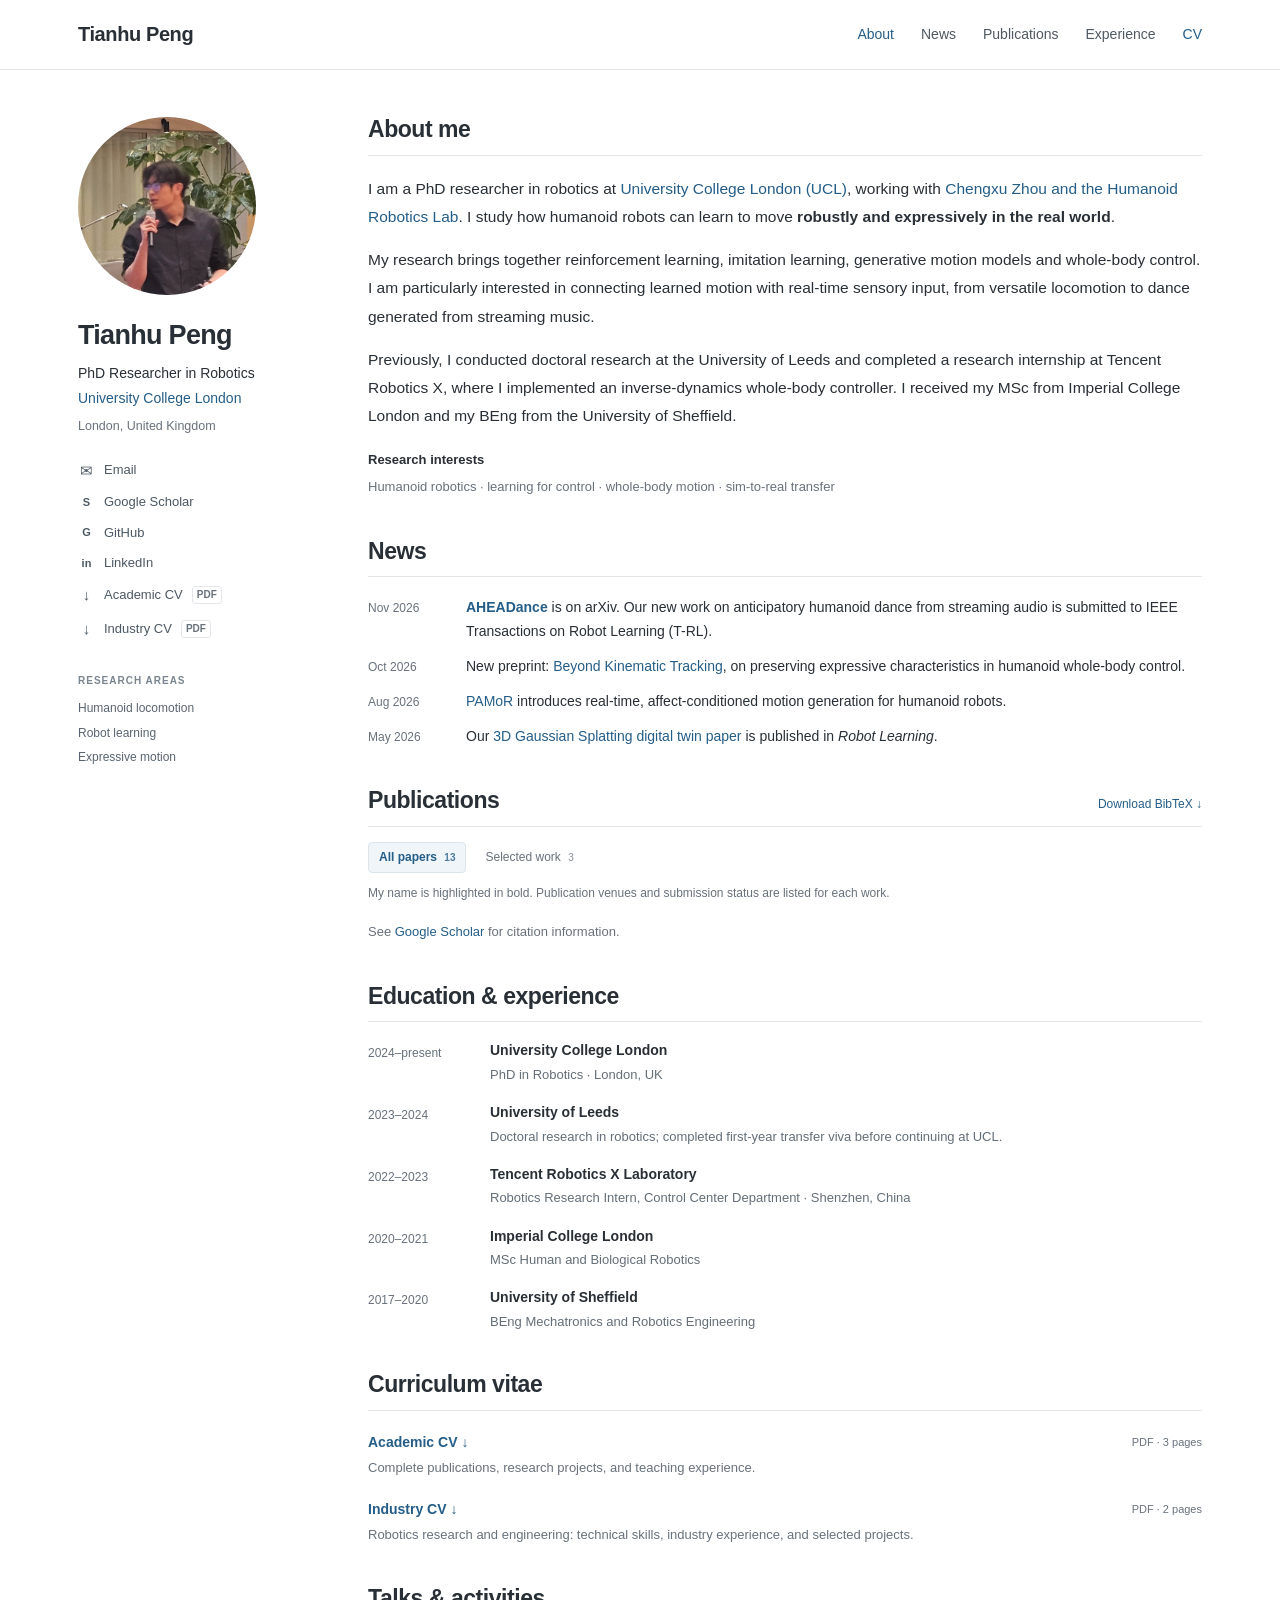
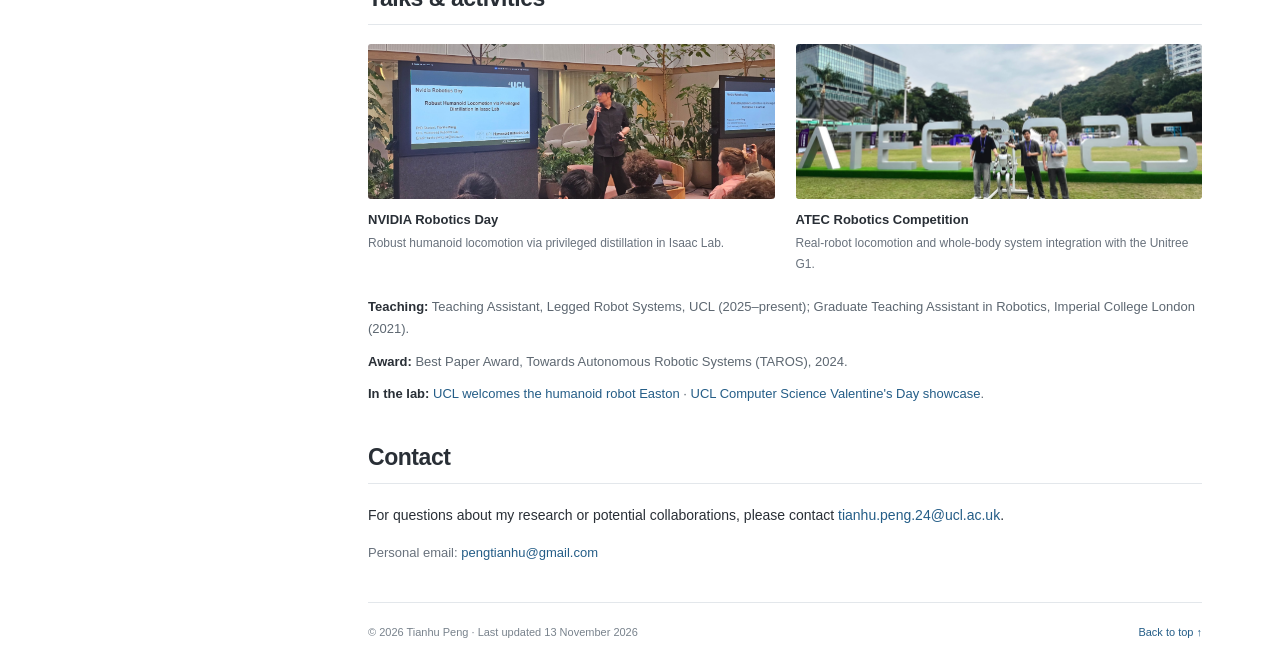
<file: index.template.html>
<!doctype html>
<html lang="en">
<head>
  <meta charset="utf-8">
  <meta name="viewport" content="width=device-width, initial-scale=1">
  <title>Tianhu Peng | Robotics Researcher at UCL</title>
  <meta name="description" content="Tianhu Peng is a PhD researcher in robotics at University College London, working on humanoid locomotion, robot learning and expressive whole-body motion. Publications, projects and CV.">
  <meta name="theme-color" content="#ffffff">
  <link rel="canonical" href="https://ramseypengtianhu.github.io/Tianhu-Personal-Page/">
  <meta property="og:type" content="profile">
  <meta property="og:title" content="Tianhu Peng | Robotics Researcher at UCL">
  <meta property="og:description" content="Humanoid locomotion, robot learning, and expressive whole-body motion. Explore AHEADance and my latest research.">
  <meta property="og:url" content="https://ramseypengtianhu.github.io/Tianhu-Personal-Page/">
  <meta property="og:image" content="https://ramseypengtianhu.github.io/Tianhu-Personal-Page/aheadance.jpg">
  <link rel="stylesheet" href="styles.css?v=20261111-video">
  <script src="script.js?v=20261111-video" defer></script>
  <script type="application/ld+json">
  {"@context":"https://schema.org","@type":"Person","name":"Tianhu Peng","url":"https://ramseypengtianhu.github.io/Tianhu-Personal-Page/","jobTitle":"PhD Researcher in Robotics","affiliation":{"@type":"CollegeOrUniversity","name":"University College London"},"email":"tianhu.peng.24@ucl.ac.uk","sameAs":["https://scholar.google.com/citations?user=FmHYJhgAAAAJ","https://github.com/RamseyPengTianhu","https://www.linkedin.com/in/tianhu-peng-278732239/"]}
  </script>
</head>
<body>
  <a class="skip-link" href="#main">Skip to content</a>
  <header class="site-header">
    <nav class="navigation" aria-label="Main navigation">
      <a class="site-name" href="#about">Tianhu Peng</a>
      <div class="nav-links">
        <a href="#about">About</a>
        <a href="#news">News</a>
        <a href="#publications">Publications</a>
        <a href="#experience">Experience</a>
        <a class="nav-cv" href="#cv">CV</a>
      </div>
    </nav>
  </header>

  <div class="page-layout">
    <aside class="profile" aria-label="Researcher profile">
      <div class="portrait"><img src="nvidia_speech.jpg" alt="Tianhu Peng presenting humanoid locomotion research at NVIDIA Robotics Day" width="2740" height="1280"></div>
      <h1>Tianhu Peng</h1>
      <p class="profile-role">PhD Researcher in Robotics</p>
      <p class="profile-affiliation"><a href="https://www.ucl.ac.uk/">University College London</a></p>
      <p class="profile-location">London, United Kingdom</p>
      <div class="profile-links">
        <a href="mailto:tianhu.peng.24@ucl.ac.uk"><span aria-hidden="true">✉</span> Email</a>
        <a href="https://scholar.google.com/citations?user=FmHYJhgAAAAJ"><span class="link-initial" aria-hidden="true">S</span> Google Scholar</a>
        <a href="https://github.com/RamseyPengTianhu"><span class="link-initial" aria-hidden="true">G</span> GitHub</a>
        <a href="https://www.linkedin.com/in/tianhu-peng-278732239/"><span class="link-initial" aria-hidden="true">in</span> LinkedIn</a>
        <a href="files/Tianhu_Peng_CV.pdf"><span aria-hidden="true">↓</span> Academic CV <span class="file-label">PDF</span></a>
        <a href="files/Tianhu_Peng_CV_Industry.pdf"><span aria-hidden="true">↓</span> Industry CV <span class="file-label">PDF</span></a>
      </div>
      <div class="profile-research"><p>RESEARCH AREAS</p><span>Humanoid locomotion</span><span>Robot learning</span><span>Expressive motion</span></div>
    </aside>

    <main id="main">
      <section id="about" class="about section">
        <h2>About me</h2>
        <p>I am a PhD researcher in robotics at <a href="https://www.ucl.ac.uk/">University College London (UCL)</a>, working with <a href="https://ucl-humanoid.github.io/">Chengxu Zhou and the Humanoid Robotics Lab</a>. I study how humanoid robots can learn to move <strong>robustly and expressively in the real world</strong>.</p>
        <p>My research brings together reinforcement learning, imitation learning, generative motion models and whole-body control. I am particularly interested in connecting learned motion with real-time sensory input, from versatile locomotion to dance generated from streaming music.</p>
        <p>Previously, I conducted doctoral research at the University of Leeds and completed a research internship at Tencent Robotics X, where I implemented an inverse-dynamics whole-body controller. I received my MSc from Imperial College London and my BEng from the University of Sheffield.</p>
        <p class="research-line"><span>Research interests</span> Humanoid robotics · learning for control · whole-body motion · sim-to-real transfer</p>
      </section>

      <section id="news" class="section news-section">
        <h2>News</h2>
        <ul class="news-list">
          <li><time datetime="2026-11-09">Nov 2026</time><p><a href="https://ihcr.github.io/AHEADance/"><strong>AHEADance</strong></a> is on arXiv. Our new work on anticipatory humanoid dance from streaming audio is submitted to IEEE Transactions on Robot Learning (T-RL).</p></li>
          <li><time datetime="2026-10-14">Oct 2026</time><p>New preprint: <a href="https://arxiv.org/abs/2610.19393">Beyond Kinematic Tracking</a>, on preserving expressive characteristics in humanoid whole-body control.</p></li>
          <li><time datetime="2026-08-28">Aug 2026</time><p><a href="https://arxiv.org/abs/2608.28213">PAMoR</a> introduces real-time, affect-conditioned motion generation for humanoid robots.</p></li>
          <li><time datetime="2026-05-13">May 2026</time><p>Our <a href="https://doi.org/10.55092/rl20260013">3D Gaussian Splatting digital twin paper</a> is published in <em>Robot Learning</em>.</p></li>
        </ul>
      </section>

      <section id="publications" class="section publications-section">
        <div class="section-heading"><h2>Publications</h2><a class="quiet-link" href="publications.bib" download>Download BibTeX <span aria-hidden="true">↓</span></a></div>
        <div class="publication-tools" hidden role="group" aria-label="Filter publications">
          <button type="button" data-view="all" aria-pressed="true">All papers <span>13</span></button>
          <button type="button" data-view="selected" aria-pressed="false">Selected work <span>3</span></button>
        </div>
        <p class="publication-note">My name is highlighted in bold. Publication venues and submission status are listed for each work.</p>
        <div id="publication-list">
          <!-- PUBLICATIONS -->
        </div>
        <p class="scholar-note">See <a href="https://scholar.google.com/citations?user=FmHYJhgAAAAJ">Google Scholar</a> for citation information.</p>
        <span id="copy-status" class="sr-only" aria-live="polite"></span>
      </section>

      <section id="experience" class="section">
        <h2>Education &amp; experience</h2>
        <div class="experience-list">
          <div class="experience-item"><time>2024–present</time><div><h3>University College London</h3><p>PhD in Robotics · London, UK</p></div></div>
          <div class="experience-item"><time>2023–2024</time><div><h3>University of Leeds</h3><p>Doctoral research in robotics; completed first-year transfer viva before continuing at UCL.</p></div></div>
          <div class="experience-item"><time>2022–2023</time><div><h3>Tencent Robotics X Laboratory</h3><p>Robotics Research Intern, Control Center Department · Shenzhen, China</p></div></div>
          <div class="experience-item"><time>2020–2021</time><div><h3>Imperial College London</h3><p>MSc Human and Biological Robotics</p></div></div>
          <div class="experience-item"><time>2017–2020</time><div><h3>University of Sheffield</h3><p>BEng Mechatronics and Robotics Engineering</p></div></div>
        </div>
      </section>

      <section id="cv" class="section">
        <h2>Curriculum vitae</h2>
        <ul class="cv-downloads">
          <li><a href="files/Tianhu_Peng_CV.pdf">Academic CV <span aria-hidden="true">↓</span></a><span>PDF · 3 pages</span><p>Complete publications, research projects, and teaching experience.</p></li>
          <li><a href="files/Tianhu_Peng_CV_Industry.pdf">Industry CV <span aria-hidden="true">↓</span></a><span>PDF · 2 pages</span><p>Robotics research and engineering: technical skills, industry experience, and selected projects.</p></li>
        </ul>
      </section>

      <section id="talks" class="section talks-section">
        <h2>Talks &amp; activities</h2>
        <div class="activity-grid">
          <figure><a href="nvidia_speech.jpg" aria-label="View photo of the NVIDIA Robotics Day presentation"><img src="nvidia_speech.jpg" alt="Tianhu Peng giving a talk on robust humanoid locomotion and distillation in Isaac Lab" width="2740" height="1280" loading="lazy"></a><figcaption><strong>NVIDIA Robotics Day</strong><span>Robust humanoid locomotion via privileged distillation in Isaac Lab.</span></figcaption></figure>
          <figure><a href="atec_competition.jpg" aria-label="View photo from the ATEC robotics competition"><img src="atec_competition.jpg" alt="Humanoid robot deployment at the ATEC robotics competition" width="1600" height="1000" loading="lazy"></a><figcaption><strong>ATEC Robotics Competition</strong><span>Real-robot locomotion and whole-body system integration with the Unitree G1.</span></figcaption></figure>
        </div>
        <ul class="service-list"><li><strong>Teaching:</strong> Teaching Assistant, Legged Robot Systems, UCL (2025–present); Graduate Teaching Assistant in Robotics, Imperial College London (2021).</li><li><strong>Award:</strong> Best Paper Award, Towards Autonomous Robotic Systems (TAROS), 2024.</li><li><strong>In the lab:</strong> <a href="https://www.ucl.ac.uk/engineering/news/ucl-welcomes-humanoid-robot-advance-embodied-ai-research">UCL welcomes the humanoid robot Easton</a> · <a href="https://www.linkedin.com/posts/ucl-computer-science_happy-valentines-day-from-ucl-computer-science-ugcPost-7428005667665358848-Vekz">UCL Computer Science Valentine's Day showcase</a>.</li></ul>
      </section>

      <section id="contact" class="section contact-section">
        <h2>Contact</h2>
        <p>For questions about my research or potential collaborations, please contact <a href="mailto:tianhu.peng.24@ucl.ac.uk">tianhu.peng.24@ucl.ac.uk</a>.</p>
        <p class="secondary-contact">Personal email: <a href="mailto:pengtianhu@gmail.com">pengtianhu@gmail.com</a></p>
      </section>
      <footer class="site-footer"><p>© 2026 Tianhu Peng · Last updated 13 November 2026</p><a href="#about">Back to top ↑</a></footer>
    </main>
  </div>
  <dialog id="video-dialog" class="video-dialog" aria-labelledby="video-dialog-title">
    <div class="video-dialog-header">
      <h2 id="video-dialog-title">Research video</h2>
      <button class="video-close" type="button" aria-label="Close video" autofocus>×</button>
    </div>
    <div id="video-player" class="video-player"></div>
    <p class="video-dialog-footer"><a id="video-youtube-link" href="https://www.youtube.com/" target="_blank" rel="noopener noreferrer">Watch on YouTube <span aria-hidden="true">↗</span></a></p>
  </dialog>
</body>
</html>
</file>
<file: styles.css>
:root {
  color-scheme: light;
  --ink: #292f36;
  --muted: #68717c;
  --link: #245d87;
  --line: #e3e7eb;
  --soft: #f6f8fa;
  --width: 1140px;
  font-family: -apple-system, BlinkMacSystemFont, "Segoe UI", Helvetica, Arial, sans-serif;
  font-synthesis: none;
  text-rendering: optimizeLegibility;
  -webkit-font-smoothing: antialiased;
}
* { box-sizing: border-box; }
html { scroll-padding-top: 94px; scroll-behavior: smooth; }
body { margin: 0; background: #fff; color: var(--ink); font-size: 15.5px; line-height: 1.72; }
a { color: var(--link); text-decoration: none; text-underline-offset: 3px; }
a:hover { text-decoration: underline; }
a:focus-visible, button:focus-visible, summary:focus-visible { outline: 2px solid var(--link); outline-offset: 4px; border-radius: 2px; }
button, summary { -webkit-tap-highlight-color: transparent; }
button { font: inherit; cursor: pointer; }
[hidden] { display: none !important; }
img { max-width: 100%; display: block; }
p { margin: 0 0 15px; }
h1, h2, h3, h4 { line-height: 1.38; }
h2 { margin: 0 0 19px; padding-bottom: 9px; border-bottom: 1px solid var(--line); font-size: 23px; font-weight: 650; letter-spacing: -.45px; }
.skip-link { position: fixed; top: -100px; left: 16px; z-index: 20; padding: 8px 14px; background: white; border: 1px solid var(--link); }
.skip-link:focus { top: 10px; }
.site-header { position: sticky; top: 0; z-index: 10; border-bottom: 1px solid var(--line); background: #fff; }
.navigation { max-width: var(--width); min-height: 69px; padding: 0 8px; margin: auto; display: flex; align-items: center; justify-content: space-between; gap: 28px; }
.site-name { color: var(--ink); font-size: 20px; font-weight: 650; letter-spacing: -.4px; white-space: nowrap; }
.nav-links { display: flex; gap: 27px; align-items: center; }
.nav-links a { font-size: 14px; color: #4f5963; }
.nav-links a:hover, .nav-links a[aria-current="location"] { color: var(--link); }
.nav-links .nav-cv { color: var(--link); }
.page-layout { max-width: var(--width); margin: 44px auto 0; padding: 0 8px; display: grid; grid-template-columns: 225px minmax(0, 1fr); gap: 65px; align-items: start; }
.profile { position: sticky; top: 108px; padding-top: 3px; }
.portrait { width: 178px; height: 178px; margin-bottom: 22px; border-radius: 50%; overflow: hidden; background: var(--soft); }
.portrait img { width: 100%; height: 100%; object-fit: cover; object-position: 63% 33%; transform: scale(2.65); transform-origin: 54% 33%; }
.profile h1 { font-size: 27px; letter-spacing: -.7px; font-weight: 700; margin: 0 0 8px; }
.profile-role { font-size: 14px; line-height: 1.6; margin-bottom: 2px; }
.profile-affiliation { font-size: 14px; line-height: 1.6; margin: 0 0 7px; }
.profile-location { font-size: 12.5px; color: var(--muted); margin-bottom: 20px; }
.profile-links { display: grid; gap: 8px; font-size: 13px; }
.profile-links a { display: flex; gap: 9px; align-items: center; color: #4c5864; width: fit-content; }
.profile-links a:hover { color: var(--link); }
.profile-links a > span:first-child { width: 17px; text-align: center; font-size: 15px; }
.profile-links .link-initial { font-size: 11px !important; font-weight: 700; }
.file-label { font-size: 10px; font-weight: 600; color: var(--muted); border: 1px solid var(--line); border-radius: 3px; padding: 0 4px; line-height: 1.6; }
.profile-research { display: grid; gap: 4px; margin-top: 30px; color: #596471; font-size: 12px; }
.profile-research p { font-size: 10px; font-weight: 650; letter-spacing: 1px; color: #7a8590; margin: 0 0 5px; }
main { min-width: 0; }
.section { margin-bottom: 37px; }
.about p { line-height: 1.82; }
.about strong { font-weight: 600; }
.research-line { color: var(--muted); font-size: 13px; padding-top: 3px; }
.research-line span { color: var(--ink); display: block; font-size: 13px; font-weight: 600; margin-bottom: 3px; }
.news-list { list-style: none; margin: 0; padding: 0; display: grid; gap: 11px; }
.news-list li { display: grid; grid-template-columns: 82px 1fr; column-gap: 16px; }
.news-list time { font-size: 12px; color: var(--muted); padding-top: 2px; font-variant-numeric: tabular-nums; white-space: nowrap; }
.news-list p { font-size: 14px; line-height: 1.7; margin: 0; }
.section-heading { display: flex; justify-content: space-between; align-items: baseline; gap: 16px; border-bottom: 1px solid var(--line); margin-bottom: 15px; }
.section-heading h2 { margin-bottom: 0; border: 0; }
.quiet-link { font-size: 12px; white-space: nowrap; }
.publication-tools { display: flex; gap: 8px; margin-bottom: 10px; }
.publication-tools button { padding: 4px 10px; border: 1px solid transparent; border-radius: 4px; background: transparent; font-size: 12px; color: var(--muted); }
.publication-tools button[aria-pressed="true"] { color: var(--link); border-color: #dce5ec; background: #f0f5f9; font-weight: 600; }
.publication-tools button:hover { color: var(--link); }
.publication-tools button span { margin-left: 4px; font-size: 10px; opacity: .8; }
.publication-note { font-size: 12px; color: var(--muted); margin-bottom: 18px; }
.publication-year > h3 { margin: 24px 0 1px; font-size: 16px; font-weight: 600; color: #7d8791; letter-spacing: .2px; }
.publication { position: relative; border-bottom: 1px solid #edf0f2; padding: 19px 0; }
.publication h4 { font-size: 15px; font-weight: 650; margin: 0 0 5px; letter-spacing: -.1px; }
.publication h4 a { color: var(--link); }
.publication-authors { color: #515b65; font-size: 12.5px; line-height: 1.8; margin: 0 0 3px; }
.publication-authors strong { font-weight: 650; color: var(--ink); }
.publication-venue { font-size: 12.5px; font-style: italic; color: #626d78; line-height: 1.7; margin-bottom: 6px; }
.publication-summary { font-size: 12.5px; line-height: 1.75; margin-bottom: 9px; color: #5e6872; }
.publication-links { display: flex; align-items: baseline; gap: 14px; flex-wrap: wrap; font-size: 11.5px; line-height: 1.6; }
.publication-links > a { font-weight: 550; }
.publication-featured { display: grid; grid-template-columns: 240px minmax(0, 1fr); gap: 24px; padding-top: 22px; padding-bottom: 22px; }
.publication-media { align-self: start; margin-top: 4px; display: block; border: 1px solid #e6eaee; border-radius: 4px; overflow: hidden; background: #f7f8fa; }
.publication-media img { width: 100%; height: 112px; object-fit: contain; transition: opacity .15s; }
.publication-media:hover img { opacity: .85; }
.publication-video { position: relative; aspect-ratio: 16 / 9; border-color: #dce1e6; background: #111; }
.publication-video img { height: 100%; aspect-ratio: 16 / 9; object-fit: cover; }
.video-play { position: absolute; top: 50%; left: 50%; width: 52px; height: 36px; margin: -18px 0 0 -26px; border-radius: 10px; background: rgba(20, 24, 29, .85); transition: background .15s, transform .15s; }
.video-play::after { content: ""; position: absolute; top: 10px; left: 21px; border-top: 8px solid transparent; border-bottom: 8px solid transparent; border-left: 13px solid white; }
.publication-video:hover .video-play, .publication-video:focus-visible .video-play { background: #c43832; transform: scale(1.06); }
.video-label { position: absolute; bottom: 7px; right: 8px; background: rgba(20, 24, 29, .82); color: #fff; font-size: 9px; line-height: 1.6; padding: 1px 6px; border-radius: 2px; }
.publication-links .video-link { display: inline-flex; align-items: center; gap: 5px; color: #ad352f; font-weight: 600; }
.video-link span { font-size: 10px; }
body.video-open { overflow: hidden; }
.video-dialog { width: min(960px, calc(100vw - 32px)); max-width: none; max-height: calc(100dvh - 32px); padding: 0; border: 0; border-radius: 7px; color: var(--ink); background: white; box-shadow: 0 20px 80px rgba(0, 0, 0, .3); }
.video-dialog::backdrop { background: rgba(17, 23, 31, .72); }
.video-dialog-header { position: sticky; top: 0; z-index: 1; display: flex; align-items: center; justify-content: space-between; gap: 18px; padding: 15px 18px; background: white; }
.video-dialog-header h2 { font-size: 16px; line-height: 1.5; margin: 0; padding: 0; border: 0; letter-spacing: -.1px; }
.video-close { flex: 0 0 auto; padding: 3px 9px 5px; font-size: 24px; line-height: 1; color: #55616d; background: white; border: 1px solid var(--line); border-radius: 4px; }
.video-close:hover { color: var(--link); background: var(--soft); }
.video-player { position: relative; width: 100%; aspect-ratio: 16 / 9; min-height: 200px; background: #111; }
.video-player iframe { position: absolute; inset: 0; display: block; width: 100%; height: 100%; border: 0; }
.video-dialog-footer { margin: 0; padding: 10px 18px 12px; text-align: right; font-size: 12px; }
.publication-featured h4 { font-size: 15px; }
.new-label { display: block; color: #8f5340; text-transform: uppercase; letter-spacing: .7px; font-size: 9px; font-weight: 700; line-height: 1.7; margin: -3px 0 6px; }
.award { color: #946618; font-weight: 600; font-style: normal; display: inline-block; }
.bibtex { font-size: inherit; }
.bibtex > summary { cursor: pointer; list-style: none; color: var(--link); font-weight: 550; }
.bibtex > summary::-webkit-details-marker { display: none; }
.bibtex > summary:hover { text-decoration: underline; }
.bibtex[open] { flex-basis: 100%; }
.bibtex[open] > summary { margin-bottom: 9px; }
.bibtex-panel { padding: 12px; background: var(--soft); border: 1px solid var(--line); border-radius: 4px; overflow: hidden; }
.bibtex pre { margin: 0; padding-top: 4px; max-width: 100%; overflow-x: auto; color: #48515a; font-size: 10.5px; line-height: 1.75; }
.bibtex code { font-family: ui-monospace, SFMono-Regular, Consolas, monospace; }
.bib-copy { display: block; margin: 0 0 8px auto; border: 1px solid #d9e0e6; border-radius: 3px; color: var(--link); background: #fff; padding: 3px 8px; font-size: 10px; }
.scholar-note, .cv-note { font-size: 13px; color: var(--muted); margin-top: 17px; }
.experience-list { display: grid; gap: 18px; }
.experience-item { display: grid; grid-template-columns: 104px 1fr; gap: 18px; }
.experience-item time { color: var(--muted); font-size: 12px; padding-top: 2px; font-variant-numeric: tabular-nums; }
.experience-item h3 { font-size: 14px; font-weight: 600; margin: 0 0 3px; }
.experience-item p { margin: 0; font-size: 13px; color: #646e78; line-height: 1.65; }
.cv-downloads { list-style: none; padding: 0; margin: 0; display: grid; gap: 18px; }
.cv-downloads li { display: grid; grid-template-columns: minmax(0,1fr) auto; gap: 3px 14px; }
.cv-downloads a { font-size: 14px; font-weight: 600; }
.cv-downloads li > span { font-size: 11px; color: var(--muted); align-self: center; }
.cv-downloads p { grid-column: 1 / -1; font-size: 13px; line-height: 1.7; color: var(--muted); margin: 0; }
.activity-grid { display: grid; grid-template-columns: 1fr 1fr; gap: 21px; margin-bottom: 22px; }
figure { margin: 0; }
.activity-grid img { width: 100%; height: 155px; object-fit: cover; border-radius: 3px; }
figcaption { font-size: 12px; line-height: 1.7; padding-top: 10px; }
figcaption strong { font-size: 13px; display: block; font-weight: 600; margin-bottom: 2px; }
figcaption span { color: var(--muted); }
.service-list { list-style: none; padding: 0; margin: 0; display: grid; gap: 10px; font-size: 13px; color: #5d6771; }
.service-list strong { color: var(--ink); font-weight: 600; }
.contact-section p { font-size: 14px; }
.secondary-contact { color: var(--muted); font-size: 13px !important; }
.site-footer { border-top: 1px solid var(--line); padding: 20px 0 28px; display: flex; justify-content: space-between; align-items: baseline; gap: 16px; color: #78828c; font-size: 11px; }
.site-footer p { margin: 0; }
.site-footer a { white-space: nowrap; }
.sr-only { position: absolute; width: 1px; height: 1px; padding: 0; margin: -1px; overflow: hidden; clip: rect(0,0,0,0); white-space: nowrap; border: 0; }
@media (max-width: 1190px) {
  .navigation, .page-layout { margin-left: 30px; margin-right: 30px; padding-left: 0; padding-right: 0; }
  .page-layout { grid-template-columns: 205px minmax(0,1fr); gap: 40px; }
  .publication-featured { grid-template-columns: 200px minmax(0,1fr); gap: 20px; }
  .publication-media img { height: 102px; }
  .publication-video img { height: 100%; }
}
@media (max-width: 850px) {
  .navigation { min-height: 65px; margin: 0 24px; }
  .nav-links { gap: 18px; }
  .nav-links a { font-size: 12px; }
  .page-layout { display: block; margin: 30px 24px 0; }
  .profile { position: static; display: grid; grid-template-columns: 116px 1fr; column-gap: 23px; margin-bottom: 34px; padding-bottom: 25px; border-bottom: 1px solid var(--line); }
  .portrait { grid-column: 1; grid-row: 1 / 6; width: 110px; height: 110px; margin: 0; }
  .profile h1, .profile-role, .profile-affiliation, .profile-location { grid-column: 2; }
  .profile h1 { font-size: 24px; margin-top: -3px; margin-bottom: 4px; }
  .profile-location { margin: 2px 0 0; }
  .profile-links { grid-column: 1 / -1; display: flex; gap: 12px 20px; flex-wrap: wrap; margin-top: 19px; }
  .profile-links a { font-size: 12px; }
  .profile-research { display: none; }
  .publication-featured { grid-template-columns: 220px minmax(0,1fr); }
  .publication-media img { height: 110px; }
  .publication-video img { height: 100%; }
  .activity-grid img { height: 180px; }
}
@media (max-width: 560px) {
  html { scroll-padding-top: 110px; }
  body { font-size: 14.5px; }
  .navigation { margin: 0 20px; min-height: 90px; flex-wrap: wrap; gap: 0; justify-content: start; align-content: center; padding: 12px 0; }
  .site-name { display: block; width: 100%; font-size: 17px; margin-bottom: 6px; }
  .nav-links { width: 100%; justify-content: space-between; gap: 11px; }
  .nav-links a { font-size: 11.5px; }
  .page-layout { margin: 26px 20px 0; }
  .section { margin-bottom: 30px; }
  h2 { font-size: 21px; }
  .profile { grid-template-columns: 95px 1fr; gap: 0 17px; }
  .portrait { width: 90px; height: 90px; }
  .profile h1 { font-size: 22px; }
  .profile-role, .profile-affiliation { font-size: 12.5px; }
  .profile-location { font-size: 11.5px; }
  .profile-links { gap: 10px 16px; }
  .profile-links a { gap: 5px; }
  .research-line { font-size: 12px; }
  .news-list li { grid-template-columns: 64px 1fr; gap: 10px; }
  .news-list time { font-size: 10.5px; }
  .news-list p { font-size: 13px; }
  .section-heading { gap: 8px; }
  .quiet-link { font-size: 10.5px; }
  .publication-note { font-size: 11px; }
  .publication-featured { grid-template-columns: 1fr; gap: 15px; }
  .publication-media { width: 100%; max-width: 420px; margin-top: 0; }
  .publication-media img { height: auto; aspect-ratio: 16 / 9; max-height: 175px; }
  .publication-video img { height: 100%; max-height: none; }
  .video-dialog { width: calc(100vw - 24px); max-height: calc(100dvh - 24px); }
  .video-dialog-header { padding: 12px; gap: 12px; }
  .video-dialog-header h2 { font-size: 13px; }
  .publication h4, .publication-featured h4 { font-size: 14.5px; }
  .publication-authors, .publication-venue, .publication-summary { font-size: 12px; }
  .experience-item { grid-template-columns: 82px 1fr; gap: 12px; }
  .experience-item time { font-size: 10.5px; }
  .experience-item h3 { font-size: 13px; }
  .experience-item p { font-size: 12px; }
  .activity-grid { gap: 15px; }
  .activity-grid img { height: 105px; }
  .activity-grid figcaption { font-size: 11px; }
  .activity-grid figcaption strong { font-size: 12px; }
  .site-footer { display: block; font-size: 10px; }
  .site-footer a { display: inline-block; margin-top: 8px; }
  .contact-section a { overflow-wrap: anywhere; }
}
@media (prefers-reduced-motion: reduce) {
  html { scroll-behavior: auto; }
  *, *::before, *::after { transition: none !important; }
}
</file>
